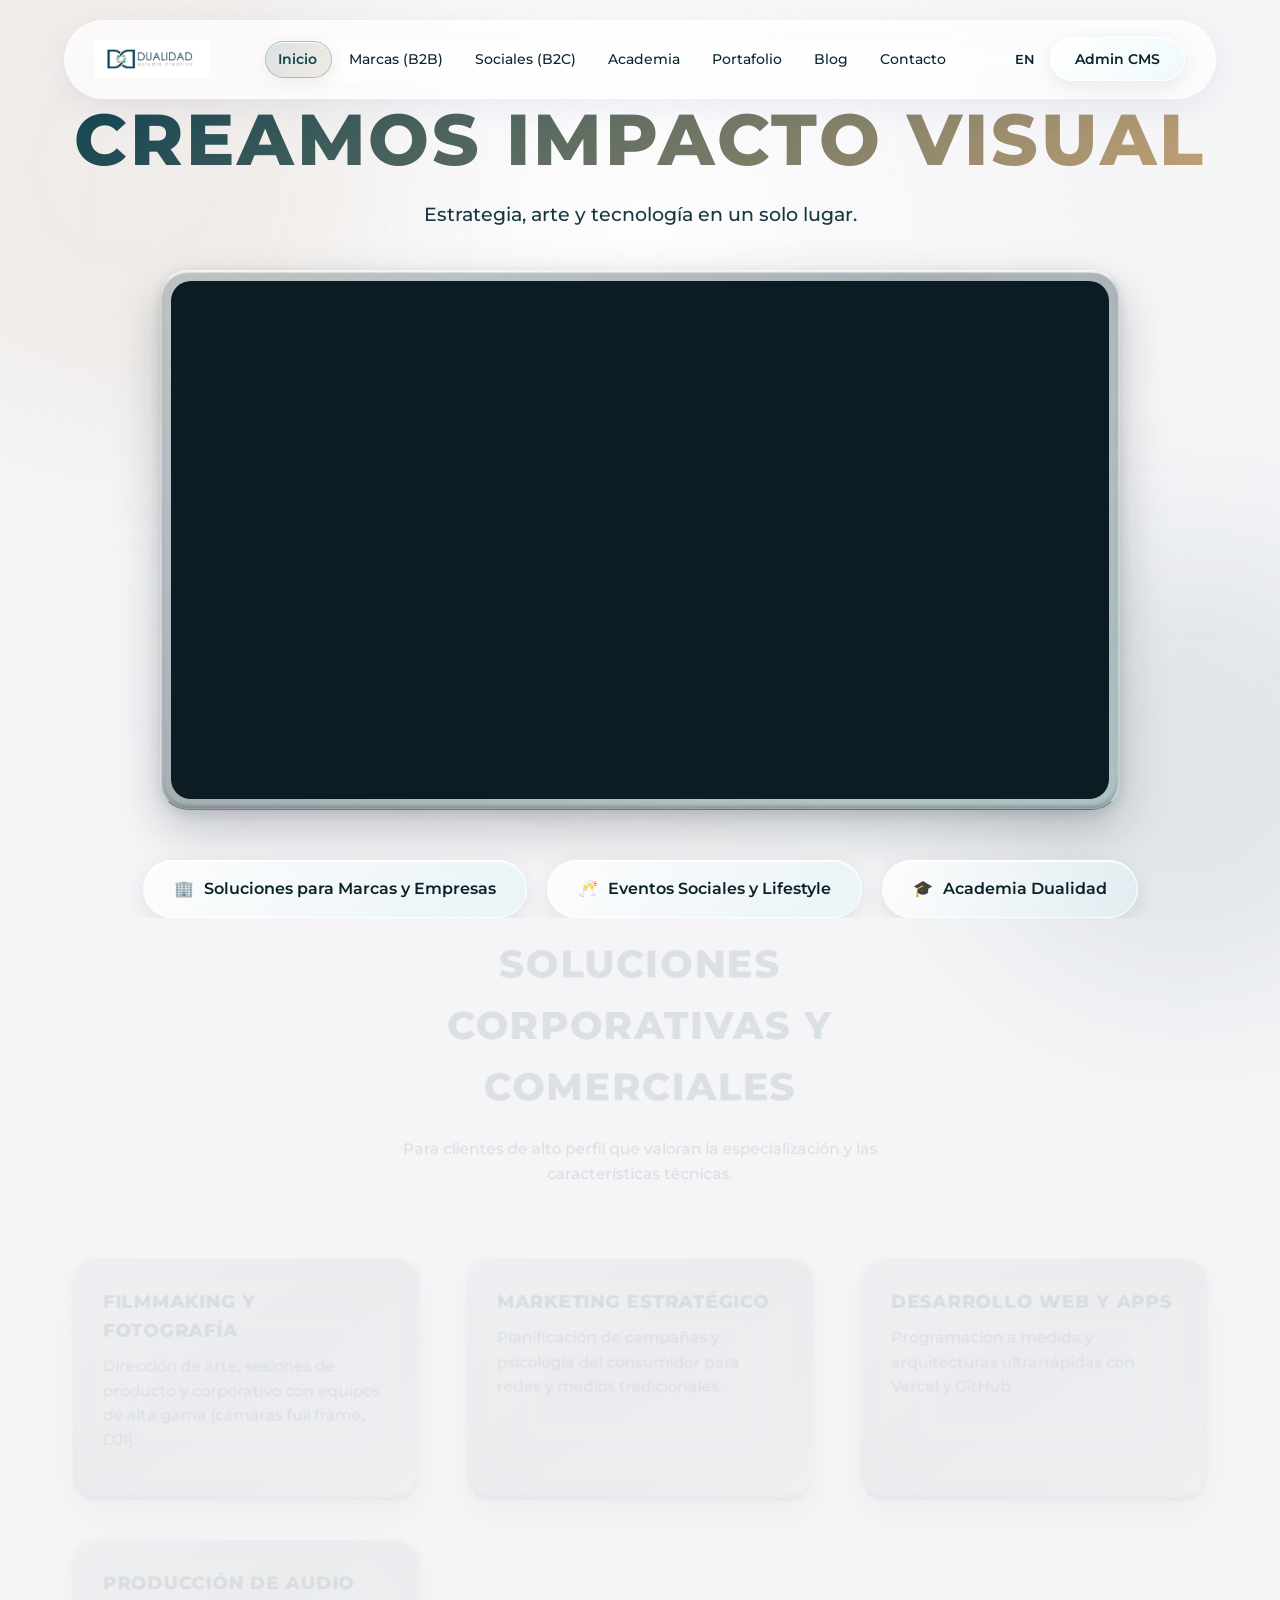
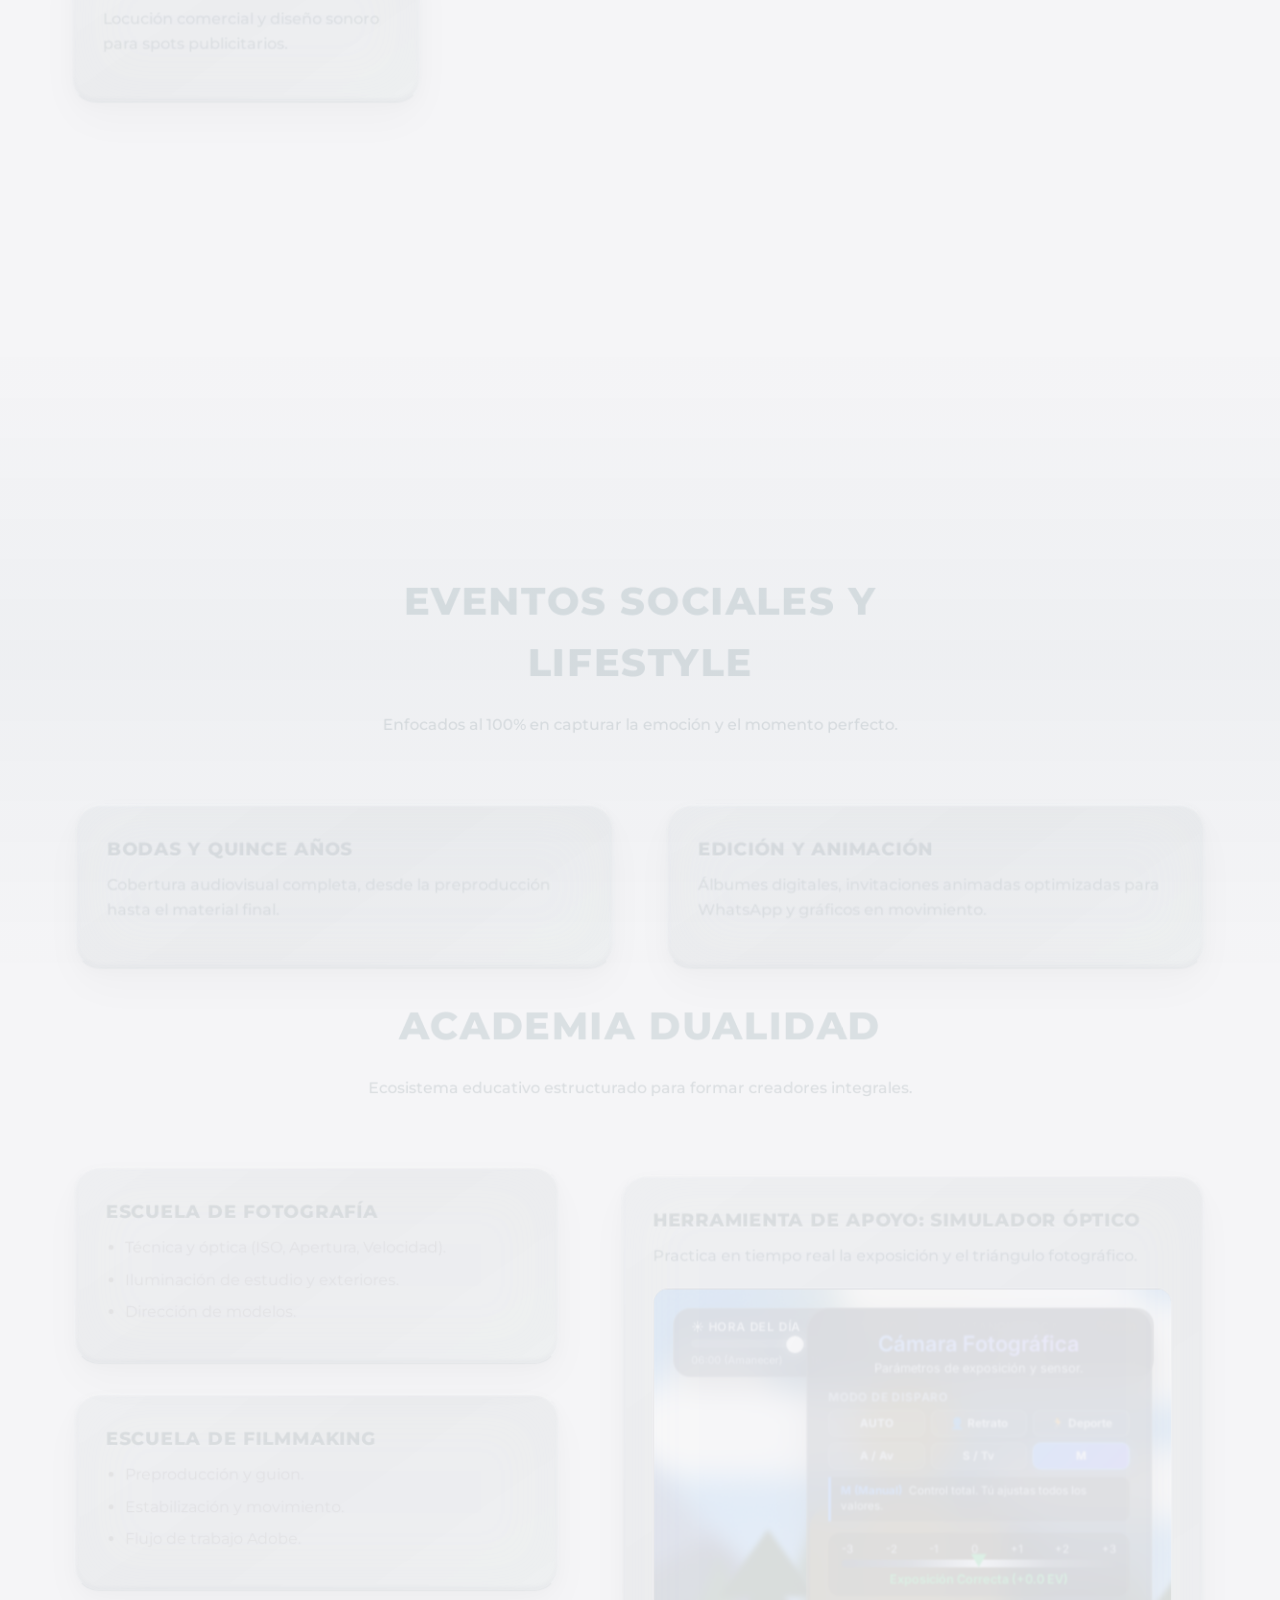
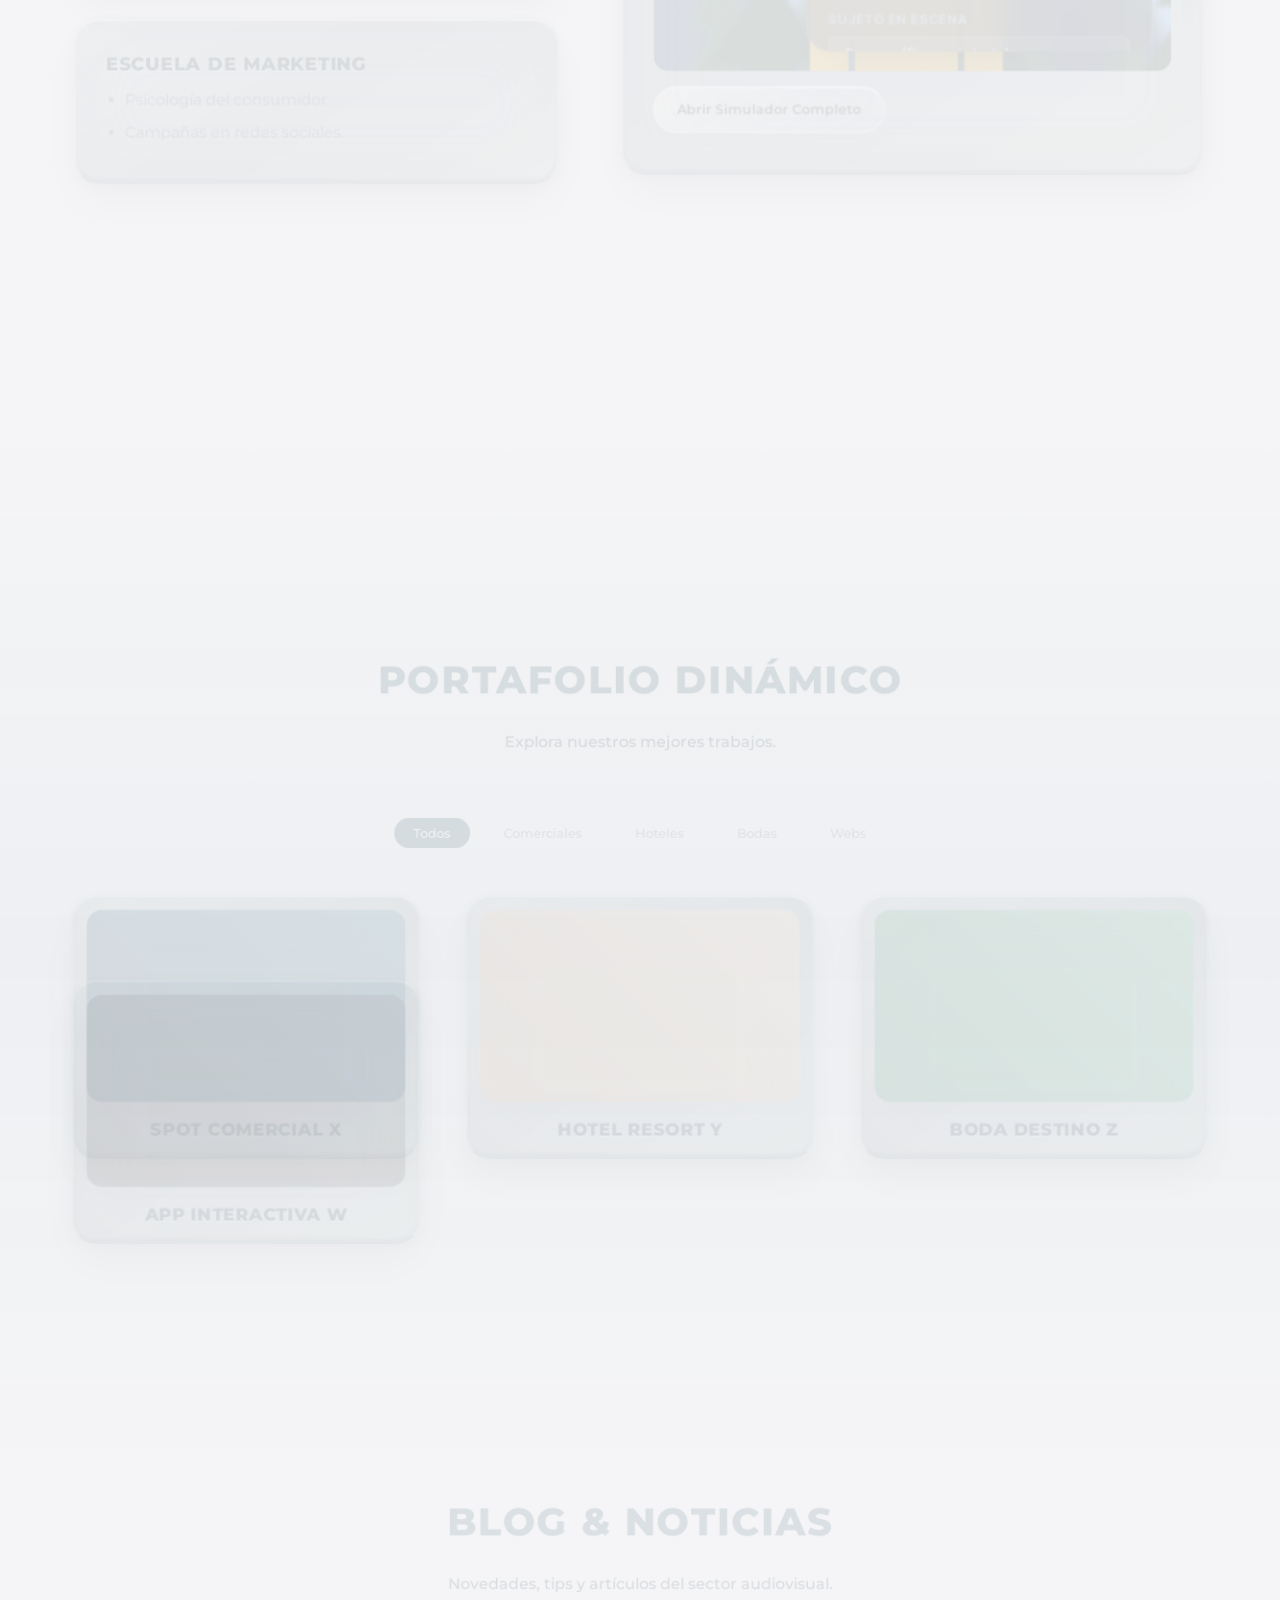
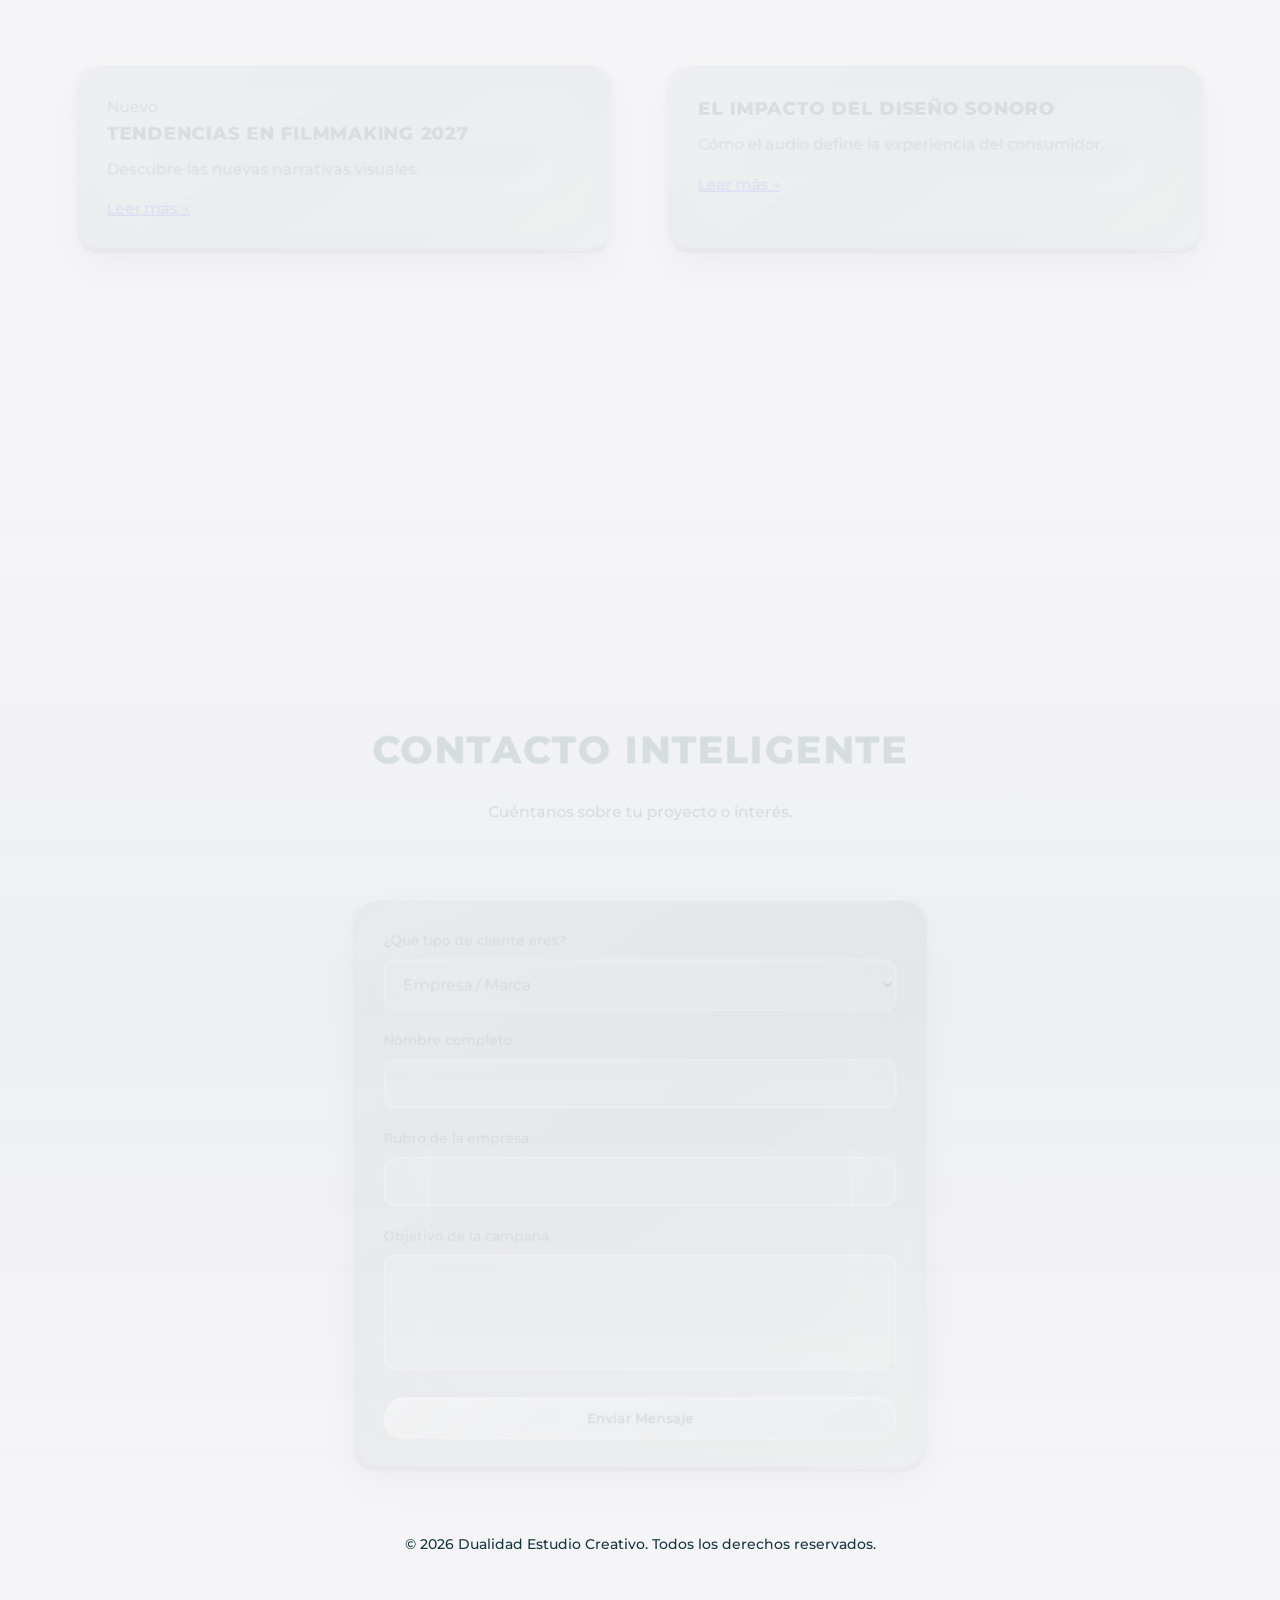
<file: index.html>
<!DOCTYPE html>
<html lang="es">
<head>
    <meta charset="UTF-8">
    <meta name="viewport" content="width=device-width, initial-scale=1.0">
    <title>Dualidad Estudio Creativo</title>
    <link href="https://fonts.googleapis.com/css2?family=Montserrat:wght@400;500;600;700;800&display=swap" rel="stylesheet">
    <link rel="stylesheet" href="style.css?v=21">
</head>
<body>
    <!-- Background Canvas & Orbs (Clean atmosphere) -->
    <div class="bg-canvas"></div>
    <div class="bg-orb orb-1"></div>
    <div class="bg-orb orb-2"></div>
    <div class="bg-orb orb-3"></div>

    <!-- Global Static Viewport Video Backgrounds (Crossfades per active section) -->
    <div class="section-bg-backdrop active" id="hero-video-backdrop">
        <video id="hero-bg-video" autoplay muted playsinline preload="auto">
            <source src="assets/hero-video.mp4?v=3" type="video/mp4">
        </video>
        <div class="video-overlay"></div>
    </div>

    <div class="section-bg-backdrop hidden-bg" id="b2b-video-backdrop">
        <video id="b2b-bg-video" muted playsinline preload="auto">
            <source src="assets/b2b-video.mp4?v=1" type="video/mp4">
        </video>
        <div class="video-overlay"></div>
    </div>

    <div class="section-bg-backdrop hidden-bg" id="b2c-video-backdrop">
        <video id="b2c-bg-video" muted playsinline preload="auto">
            <source src="assets/b2c-video.mp4?v=1" type="video/mp4">
        </video>
        <div class="video-overlay"></div>
    </div>

    <div class="section-bg-backdrop hidden-bg" id="academia-video-backdrop">
        <video id="academia-bg-video" muted playsinline preload="auto">
            <source src="assets/academia-video.mp4?v=1" type="video/mp4">
        </video>
        <div class="video-overlay"></div>
    </div>

    <div class="section-bg-backdrop hidden-bg" id="portfolio-video-backdrop">
        <video id="portfolio-bg-video" muted playsinline preload="auto">
            <source src="assets/portfolio-video.mp4?v=1" type="video/mp4">
        </video>
        <div class="video-overlay"></div>
    </div>

    <div class="section-bg-backdrop hidden-bg" id="blog-video-backdrop">
        <video id="blog-bg-video" muted playsinline preload="auto">
            <source src="assets/blog-video.mp4?v=1" type="video/mp4">
        </video>
        <div class="video-overlay"></div>
    </div>

    <div class="section-bg-backdrop hidden-bg" id="contacto-video-backdrop">
        <video id="contacto-bg-video" muted playsinline preload="auto">
            <source src="assets/contact-video.mp4?v=1" type="video/mp4">
        </video>
        <div class="video-overlay"></div>
    </div>

    <!-- Navigation -->
    <nav class="glass-nav">
        <div class="nav-container">
            <a href="#hero" class="logo">
                <img src="assets/logo.png" alt="Dualidad Estudio Creativo" class="logo-img">
            </a>
            <div class="nav-links" id="nav-links">
                <div class="nav-bubble" id="nav-bubble"></div>
                <a href="#hero" class="nav-link active" data-lang="nav_home">Inicio</a>
                <a href="#b2b" class="nav-link" data-lang="nav_b2b">Marcas (B2B)</a>
                <a href="#b2c" class="nav-link" data-lang="nav_b2c">Sociales (B2C)</a>
                <a href="#academia" class="nav-link" data-lang="nav_academy">Academia</a>
                <a href="#portfolio" class="nav-link" data-lang="nav_portfolio">Portafolio</a>
                <a href="#blog" class="nav-link" data-lang="nav_blog">Blog</a>
                <a href="#contacto" class="nav-link" data-lang="nav_contact">Contacto</a>
            </div>
            <div class="nav-controls">
                <button id="lang-switch" class="btn-icon">EN</button>
                <button id="btn-admin" class="btn-primary" data-lang="nav_admin">Admin CMS</button>
            </div>
        </div>
    </nav>

    <!-- Hero Section -->
    <section id="hero" class="hero-section">
        <div class="hero-content">
            <h1 class="glass-text" data-lang="hero_title">Creamos Impacto Visual</h1>
            <p data-lang="hero_subtitle">Estrategia, arte y tecnología en un solo lugar.</p>
            
            <div class="video-reel-container glass-card">
                <iframe 
                    id="hero-youtube-iframe"
                    class="video-reel-iframe" 
                    src="https://www.youtube-nocookie.com/embed/Yc77kQb75Es?enablejsapi=1&autoplay=1&mute=1&playsinline=1&rel=0&modestbranding=1" 
                    title="Dualidad - Aprende a usar tu cámara como un pro" 
                    allow="accelerometer; autoplay; clipboard-write; encrypted-media; gyroscope; picture-in-picture; web-share" 
                    allowfullscreen>
                </iframe>
            </div>

            <div class="router-buttons">
                <a href="#b2b" class="glass-btn router-btn" data-lang="router_b2b">
                    <span class="btn-icon-ph">🏢</span>
                    Soluciones para Marcas y Empresas
                </a>
                <a href="#b2c" class="glass-btn router-btn" data-lang="router_b2c">
                    <span class="btn-icon-ph">🥂</span>
                    Eventos Sociales y Lifestyle
                </a>
                <a href="#academia" class="glass-btn router-btn" data-lang="router_academy">
                    <span class="btn-icon-ph">🎓</span>
                    Academia Dualidad
                </a>
            </div>
        </div>
    </section>

    <!-- B2B Section -->
    <section id="b2b" class="content-section">
        <div class="section-header">
            <h2 data-lang="b2b_title">Soluciones Corporativas y Comerciales</h2>
            <p data-lang="b2b_desc">Para clientes de alto perfil que valoran la especialización y las características técnicas.</p>
        </div>
        <div class="grid-cards">
            <div class="glass-card tilt-card">
                <h3 data-lang="b2b_serv1_title">Filmmaking y Fotografía</h3>
                <p data-lang="b2b_serv1_desc">Dirección de arte, sesiones de producto y corporativo con equipos de alta gama (cámaras full frame, DJI).</p>
            </div>
            <div class="glass-card tilt-card">
                <h3 data-lang="b2b_serv2_title">Marketing Estratégico</h3>
                <p data-lang="b2b_serv2_desc">Planificación de campañas y psicología del consumidor para redes y medios tradicionales.</p>
            </div>
            <div class="glass-card tilt-card">
                <h3 data-lang="b2b_serv3_title">Desarrollo Web y Apps</h3>
                <p data-lang="b2b_serv3_desc">Programación a medida y arquitecturas ultrarrápidas con Vercel y GitHub.</p>
            </div>
            <div class="glass-card tilt-card">
                <h3 data-lang="b2b_serv4_title">Producción de Audio</h3>
                <p data-lang="b2b_serv4_desc">Locución comercial y diseño sonoro para spots publicitarios.</p>
            </div>
        </div>
    </section>

    <!-- B2C Section -->
    <section id="b2c" class="content-section alternate-bg">
        <div class="section-header">
            <h2 data-lang="b2c_title">Eventos Sociales y Lifestyle</h2>
            <p data-lang="b2c_desc">Enfocados al 100% en capturar la emoción y el momento perfecto.</p>
        </div>
        <div class="grid-cards">
            <div class="glass-card tilt-card">
                <h3 data-lang="b2c_serv1_title">Bodas y Quince Años</h3>
                <p data-lang="b2c_serv1_desc">Cobertura audiovisual completa, desde la preproducción hasta el material final.</p>
            </div>
            <div class="glass-card tilt-card">
                <h3 data-lang="b2c_serv2_title">Edición y Animación</h3>
                <p data-lang="b2c_serv2_desc">Álbumes digitales, invitaciones animadas optimizadas para WhatsApp y gráficos en movimiento.</p>
            </div>
        </div>
    </section>

    <!-- Academia Section -->
    <section id="academia" class="content-section">
        <div class="section-header">
            <h2 data-lang="academy_title">Academia Dualidad</h2>
            <p data-lang="academy_desc">Ecosistema educativo estructurado para formar creadores integrales.</p>
        </div>
        
        <div class="academy-layout">
            <div class="academy-text">
                <div class="glass-card">
                    <h3 data-lang="academy_school1">Escuela de Fotografía</h3>
                    <ul data-lang="academy_list1">
                        <li>Técnica y óptica (ISO, Apertura, Velocidad).</li>
                        <li>Iluminación de estudio y exteriores.</li>
                        <li>Dirección de modelos.</li>
                    </ul>
                </div>
                <div class="glass-card">
                    <h3 data-lang="academy_school2">Escuela de Filmmaking</h3>
                    <ul data-lang="academy_list2">
                        <li>Preproducción y guion.</li>
                        <li>Estabilización y movimiento.</li>
                        <li>Flujo de trabajo Adobe.</li>
                    </ul>
                </div>
                <div class="glass-card">
                    <h3 data-lang="academy_school3">Escuela de Marketing</h3>
                    <ul data-lang="academy_list3">
                        <li>Psicología del consumidor.</li>
                        <li>Campañas en redes sociales.</li>
                    </ul>
                </div>
            </div>
            
            <div class="academy-simulator glass-card">
                <h3 data-lang="academy_sim_title">Herramienta de Apoyo: Simulador Óptico</h3>
                <p data-lang="academy_sim_desc">Practica en tiempo real la exposición y el triángulo fotográfico.</p>
                <div class="iframe-container">
                    <iframe src="simulador/index.html" title="Simulador Fotográfico" loading="lazy"></iframe>
                </div>
                <a href="simulador/index.html" target="_blank" class="glass-btn" style="margin-top: 15px; display: inline-block;" data-lang="academy_sim_btn">Abrir Simulador Completo</a>
            </div>
        </div>
    </section>

    <!-- Portfolio Section -->
    <section id="portfolio" class="content-section alternate-bg">
        <div class="section-header">
            <h2 data-lang="portfolio_title">Portafolio Dinámico</h2>
            <p data-lang="portfolio_desc">Explora nuestros mejores trabajos.</p>
        </div>
        
        <div class="portfolio-filters">
            <button class="filter-btn active" data-filter="all" data-lang="filter_all">Todos</button>
            <button class="filter-btn" data-filter="comerciales" data-lang="filter_com">Comerciales</button>
            <button class="filter-btn" data-filter="hoteles" data-lang="filter_hot">Hoteles</button>
            <button class="filter-btn" data-filter="bodas" data-lang="filter_wed">Bodas</button>
            <button class="filter-btn" data-filter="webs" data-lang="filter_web">Webs</button>
        </div>

        <div class="portfolio-grid">
            <div class="portfolio-item glass-card" data-category="comerciales">
                <div class="portfolio-img bg-teal"></div>
                <h3>Spot Comercial X</h3>
            </div>
            <div class="portfolio-item glass-card" data-category="hoteles">
                <div class="portfolio-img bg-gold"></div>
                <h3>Hotel Resort Y</h3>
            </div>
            <div class="portfolio-item glass-card" data-category="bodas">
                <div class="portfolio-img bg-green"></div>
                <h3>Boda Destino Z</h3>
            </div>
            <div class="portfolio-item glass-card" data-category="webs">
                <div class="portfolio-img bg-dark"></div>
                <h3>App Interactiva W</h3>
            </div>
        </div>
    </section>

    <!-- Blog Section -->
    <section id="blog" class="content-section">
        <div class="section-header">
            <h2 data-lang="blog_title">Blog & Noticias</h2>
            <p data-lang="blog_desc">Novedades, tips y artículos del sector audiovisual.</p>
        </div>
        <div class="grid-cards">
            <div class="glass-card tilt-card">
                <span class="badge">Nuevo</span>
                <h3>Tendencias en Filmmaking 2027</h3>
                <p>Descubre las nuevas narrativas visuales.</p>
                <a href="#" class="link" data-lang="blog_read">Leer más →</a>
            </div>
            <div class="glass-card tilt-card">
                <h3>El impacto del Diseño Sonoro</h3>
                <p>Cómo el audio define la experiencia del consumidor.</p>
                <a href="#" class="link" data-lang="blog_read">Leer más →</a>
            </div>
        </div>
    </section>

    <!-- Contact Section -->
    <section id="contacto" class="content-section alternate-bg">
        <div class="section-header">
            <h2 data-lang="contact_title">Contacto Inteligente</h2>
            <p data-lang="contact_desc">Cuéntanos sobre tu proyecto o interés.</p>
        </div>
        
        <div class="contact-container glass-card">
            <form id="contact-form">
                <div class="form-group">
                    <label data-lang="contact_type">¿Qué tipo de cliente eres?</label>
                    <select id="client-type" class="glass-input">
                        <option value="empresa" data-lang="opt_empresa">Empresa / Marca</option>
                        <option value="evento" data-lang="opt_evento">Evento Social</option>
                        <option value="alumno" data-lang="opt_alumno">Alumno / Academia</option>
                    </select>
                </div>

                <div class="form-group">
                    <label data-lang="contact_name">Nombre completo</label>
                    <input type="text" class="glass-input" required>
                </div>

                <!-- Dynamic Fields -->
                <div id="dynamic-empresa" class="dynamic-field active">
                    <div class="form-group">
                        <label data-lang="contact_rubro">Rubro de la empresa</label>
                        <input type="text" class="glass-input">
                    </div>
                    <div class="form-group">
                        <label data-lang="contact_obj">Objetivo de la campaña</label>
                        <textarea class="glass-input"></textarea>
                    </div>
                </div>

                <div id="dynamic-evento" class="dynamic-field">
                    <div class="form-group">
                        <label data-lang="contact_date">Fecha del evento</label>
                        <input type="date" class="glass-input">
                    </div>
                    <div class="form-group">
                        <label data-lang="contact_loc">Locación principal</label>
                        <input type="text" class="glass-input">
                    </div>
                </div>

                <div id="dynamic-alumno" class="dynamic-field">
                    <div class="form-group">
                        <label data-lang="contact_mod">Módulo de interés</label>
                        <select class="glass-input">
                            <option>Escuela de Fotografía</option>
                            <option>Escuela de Filmmaking</option>
                            <option>Escuela de Marketing</option>
                        </select>
                    </div>
                </div>

                <button type="submit" class="glass-btn primary-btn" style="width: 100%" data-lang="contact_btn">Enviar Mensaje</button>
            </form>
        </div>
    </section>

    <footer>
        <p>© 2026 Dualidad Estudio Creativo. Todos los derechos reservados.</p>
    </footer>

    <!-- Admin CMS Modal -->
    <div id="admin-modal" class="modal-overlay">
        <div class="modal-content glass-card">
            <button class="close-btn" id="close-admin">×</button>
            <h2 data-lang="admin_title">Panel de Administración CMS</h2>
            <div class="admin-tabs">
                <button class="tab-btn active">Portafolio</button>
                <button class="tab-btn">Blog</button>
                <button class="tab-btn">Ajustes</button>
            </div>
            <div class="admin-body">
                <p data-lang="admin_desc">Aquí podrás gestionar las galerías, añadir nuevos proyectos y redactar artículos del blog de forma dinámica.</p>
                <button class="glass-btn">+ Añadir Nuevo Proyecto</button>
            </div>
        </div>
    </div>

    <script src="main.js?v=22"></script>
</body>
</html>
</file>
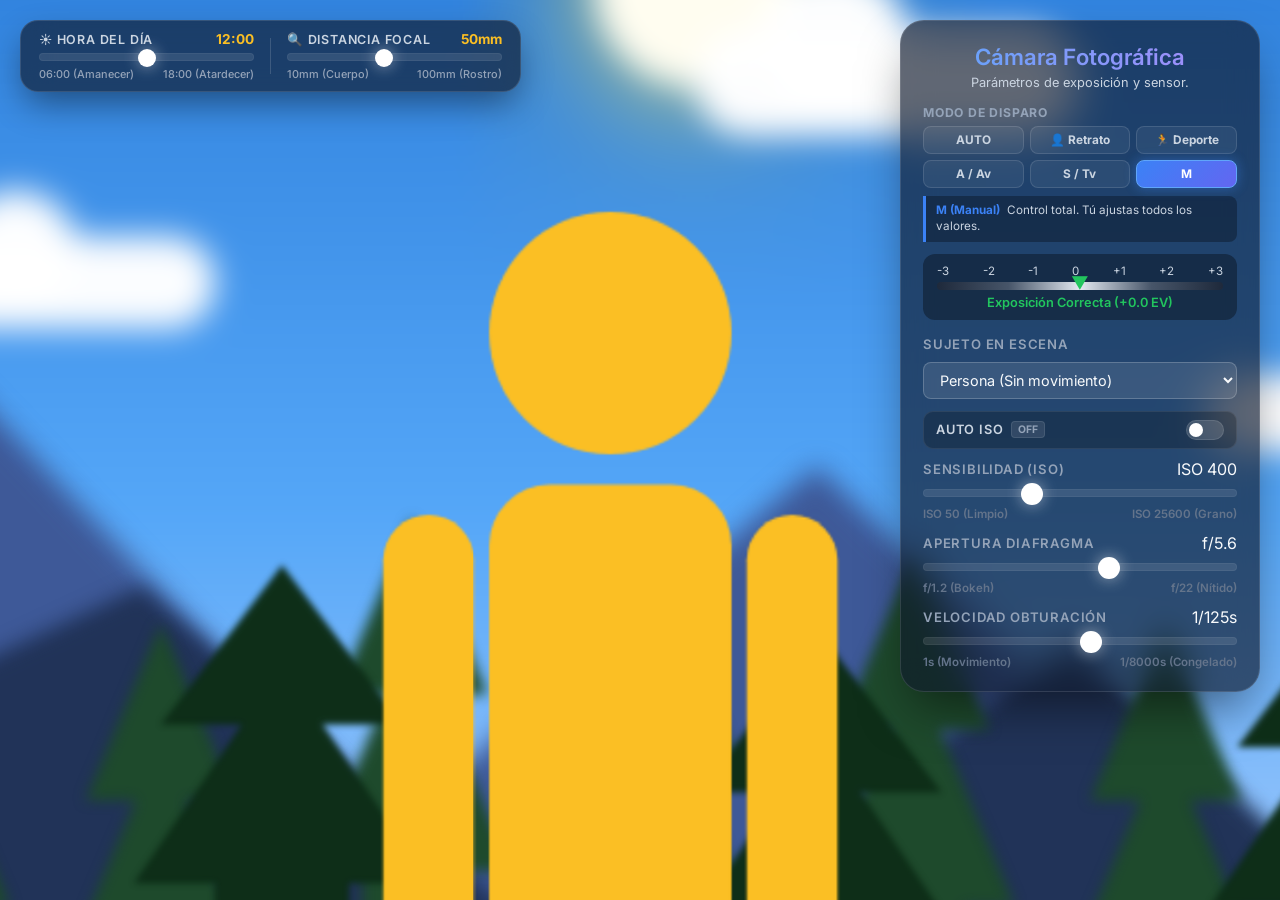
<file: simulador/index.html>
<!DOCTYPE html>
<html lang="es">
<head>
    <meta charset="UTF-8">
    <meta name="viewport" content="width=device-width, initial-scale=1.0">
    <title>Simulador de Lente Fotográfico</title>
    <link rel="stylesheet" href="style.css">
    <link href="https://fonts.googleapis.com/css2?family=Inter:wght@300;400;600&display=swap" rel="stylesheet">
</head>
<body>
    <div class="scene-container">
        <!-- Capa 1: Cielo, Sol y Nubes (Profundidad: 6) -->
        <div class="layer layer-1" data-depth="6">
            <div class="sky"></div>
            <div class="sun"></div>
            <div class="cloud cloud-1"></div>
            <div class="cloud cloud-2"></div>
            <div class="cloud cloud-3"></div>
        </div>

        <!-- Capa 2: Montañas Lejanas (Profundidad: 5) -->
        <div class="layer layer-2" data-depth="5">
            <svg viewBox="0 0 1000 300" preserveAspectRatio="none" class="mountain-svg">
                <path d="M0,300 L0,150 L150,50 L350,200 L550,80 L800,250 L1000,100 L1000,300 Z" fill="#4a5d85"></path>
            </svg>
        </div>

        <!-- Capa 3: Montañas Cercanas (Profundidad: 4) -->
        <div class="layer layer-3" data-depth="4">
            <svg viewBox="0 0 1000 300" preserveAspectRatio="none" class="mountain-svg">
                <path d="M0,300 L0,200 L250,100 L450,250 L650,120 L850,280 L1000,150 L1000,300 Z" fill="#2d3f61"></path>
            </svg>
        </div>

        <!-- Capa 4: Árboles Lejanos (Profundidad: 3) -->
        <div class="layer layer-4" data-depth="3">
            <svg viewBox="0 0 1000 200" preserveAspectRatio="none" class="trees-svg-distant">
                <!-- Varios pinos lejanos superpuestos -->
                <path d="M50,200 L50,150 L30,150 L60,100 L40,100 L70,50 L100,100 L80,100 L110,150 L90,150 L90,200 Z" fill="#1e3a29" />
                <path d="M150,200 L150,140 L130,140 L160,90 L140,90 L170,40 L200,90 L180,90 L210,140 L190,140 L190,200 Z" fill="#1e3a29" />
                <path d="M250,200 L250,160 L230,160 L260,110 L240,110 L270,60 L300,110 L280,110 L310,160 L290,160 L290,200 Z" fill="#1c3626" />
                <path d="M350,200 L350,130 L330,130 L360,80 L340,80 L370,30 L400,80 L380,80 L410,130 L390,130 L390,200 Z" fill="#1c3626" />
                <path d="M450,200 L450,150 L430,150 L460,100 L440,100 L470,50 L500,100 L480,100 L510,150 L490,150 L490,200 Z" fill="#1a3223" />
                <path d="M550,200 L550,140 L530,140 L560,90 L540,90 L570,40 L600,90 L580,90 L610,140 L590,140 L590,200 Z" fill="#1a3223" />
                <path d="M650,200 L650,160 L630,160 L660,110 L640,110 L670,60 L700,110 L680,110 L710,160 L690,160 L690,200 Z" fill="#182e20" />
                <path d="M750,200 L750,130 L730,130 L760,80 L740,80 L770,30 L800,80 L780,80 L810,130 L790,130 L790,200 Z" fill="#182e20" />
                <path d="M850,200 L850,150 L830,150 L860,100 L840,100 L870,50 L900,100 L880,100 L910,150 L890,150 L890,200 Z" fill="#162a1d" />
                <path d="M950,200 L950,140 L930,140 L960,90 L940,90 L970,40 L1000,90 L980,90 L1010,140 L990,140 L990,200 Z" fill="#162a1d" />
            </svg>
        </div>

        <!-- Capa 5: Árboles Cercanos (Profundidad: 2) -->
        <div class="layer layer-5" data-depth="2">
            <svg viewBox="0 0 1000 250" preserveAspectRatio="none" class="trees-svg-close">
                <!-- Pinos más grandes y oscuros -->
                <path d="M100,250 L100,180 L70,180 L110,110 L80,110 L125,40 L170,110 L140,110 L180,180 L150,180 L150,250 Z" fill="#0f2415" />
                <path d="M300,250 L300,160 L270,160 L310,90 L280,90 L325,20 L370,90 L340,90 L380,160 L350,160 L350,250 Z" fill="#0d1e12" />
                <path d="M500,250 L500,190 L470,190 L510,120 L480,120 L525,50 L570,120 L540,120 L580,190 L550,190 L550,250 Z" fill="#0b1a0f" />
                <path d="M700,250 L700,170 L670,170 L710,100 L680,100 L725,30 L770,100 L740,100 L780,170 L750,170 L750,250 Z" fill="#09150c" />
                <path d="M900,250 L900,180 L870,180 L910,110 L880,110 L925,40 L970,110 L940,110 L980,180 L950,180 L950,250 Z" fill="#081109" />
            </svg>
        </div>

        <!-- Capa 6: Persona (Primer plano) (Profundidad: 1) -->
        <div class="layer layer-6" data-depth="1" id="subject-layer">
            <svg id="subject-standing" viewBox="0 0 200 500" class="subject-svg">
                <!-- Cabeza -->
                <circle cx="100" cy="80" r="40" fill="#fbbf24" />
                <!-- Torso -->
                <rect x="60" y="130" width="80" height="180" rx="20" fill="#fbbf24" />
                <!-- Brazo izquierdo -->
                <rect x="25" y="140" width="30" height="150" rx="15" fill="#fbbf24" />
                <!-- Brazo derecho -->
                <rect x="145" y="140" width="30" height="150" rx="15" fill="#fbbf24" />
                <!-- Pierna izquierda (llega hasta la base del suelo) -->
                <rect x="65" y="290" width="30" height="210" rx="15" fill="#fbbf24" />
                <!-- Pierna derecha (llega hasta la base del suelo) -->
                <rect x="105" y="290" width="30" height="210" rx="15" fill="#fbbf24" />
            </svg>

            <svg id="subject-running" viewBox="0 0 400 500" class="subject-svg" style="display: none;">
                <!-- Silueta corriendo -->
                <!-- Cabeza inclinada -->
                <circle cx="280" cy="90" r="35" fill="#fbbf24" />
                <!-- Torso inclinado -->
                <path d="M 260 130 Q 150 200 150 280 L 190 300 Q 270 200 290 140 Z" fill="#fbbf24" />
                <!-- Brazo izq adelante -->
                <path d="M 260 150 Q 320 200 360 160" fill="none" stroke="#fbbf24" stroke-width="25" stroke-linecap="round" />
                <!-- Brazo der atras -->
                <path d="M 230 170 Q 100 150 80 180" fill="none" stroke="#fbbf24" stroke-width="25" stroke-linecap="round" />
                <!-- Pierna delantera -->
                <path d="M 170 290 Q 250 350 220 500" fill="none" stroke="#fbbf24" stroke-width="30" stroke-linecap="round" />
                <!-- Pierna trasera -->
                <path d="M 150 280 Q 50 320 20 450" fill="none" stroke="#fbbf24" stroke-width="30" stroke-linecap="round" />
            </svg>

            <svg id="subject-car" viewBox="0 0 700 245" class="subject-svg" style="display: none; height: 35vh; bottom: 0; left: 8%;">
                <!-- Silueta de auto deportivo -->
                <path d="M 50 200 L 50 150 Q 70 120 150 120 L 250 80 Q 300 60 400 80 L 580 140 Q 640 160 640 200 Z" fill="#fbbf24" />
                <!-- Ruedas (Negras) -->
                <circle class="car-wheel" cx="160" cy="200" r="45" fill="#0f172a" />
                <circle class="car-wheel" cx="480" cy="200" r="45" fill="#0f172a" />
                <!-- Aleron -->
                <path d="M 50 120 L 80 120 L 70 150 Z" fill="#fbbf24" />
            </svg>
        </div>
        
        <!-- Capa de superposición para el granulado (ISO) -->
        <div class="grain-overlay"></div>
    </div>

    <!-- Filtro SVG para generar el granulado (ruido fractal) -->
    <svg style="display: none;">
        <filter id="noiseFilter">
            <feTurbulence type="fractalNoise" baseFrequency="0.6" numOctaves="3" stitchTiles="stitch"/>
        </filter>
        <filter id="motionBlurFilter">
            <feGaussianBlur in="SourceGraphic" stdDeviation="0 0" id="motionBlurNode" />
        </filter>
    </svg>

    <!-- Barra Superior Flotante: Entorno y Lente (Discreta y No Invasiva) -->
    <div class="top-bar-container">
        <div class="top-bar-panel">
            <div class="top-control-item">
                <div class="top-label-row">
                    <span class="top-title">☀️ Hora del Día</span>
                    <span class="val-label" id="val-time">12:00</span>
                </div>
                <input type="range" id="time-slider" min="6" max="18" step="0.01" value="12">
                <div class="top-sublabels">
                    <span>06:00 (Amanecer)</span>
                    <span>18:00 (Atardecer)</span>
                </div>
            </div>

            <div class="top-divider"></div>

            <div class="top-control-item">
                <div class="top-label-row">
                    <span class="top-title">🔍 Distancia Focal</span>
                    <span class="val-label" id="val-zoom">50mm</span>
                </div>
                <input type="range" id="zoom-slider" min="0" max="100" step="0.01" value="44.444">
                <div class="top-sublabels">
                    <span>10mm (Cuerpo)</span>
                    <span>100mm (Rostro)</span>
                </div>
            </div>
        </div>
    </div>

    <div class="ui-container">
        <div class="glass-panel">
            <h1>Cámara Fotográfica</h1>
            <p>Parámetros de exposición y sensor.</p>
            
            <!-- Dial de Modos de Disparo -->
            <div class="mode-dial-section">
                <label class="section-title">Modo de Disparo</label>
                <div class="mode-dial-grid" id="mode-dial">
                    <button class="mode-btn" data-mode="AUTO" title="Automático General">AUTO</button>
                    <button class="mode-btn" data-mode="PORTRAIT" title="Modo Retrato">👤 Retrato</button>
                    <button class="mode-btn" data-mode="SPORT" title="Modo Deporte / Acción">🏃 Deporte</button>
                    <button class="mode-btn" data-mode="A" title="Prioridad de Apertura">A / Av</button>
                    <button class="mode-btn" data-mode="S" title="Prioridad de Obturación">S / Tv</button>
                    <button class="mode-btn active" data-mode="M" title="Manual">M</button>
                </div>
                <div class="mode-description-box" id="mode-desc-box">
                    <span class="mode-title-tag" id="mode-desc-title">M (Manual)</span>
                    <span class="mode-desc-text" id="mode-desc-text">Control total. Tú ajustas todos los valores.</span>
                </div>
            </div>

            <!-- Exposímetro (Light Meter) -->
            <div class="light-meter-container" style="margin-top: 12px; margin-bottom: 16px; padding: 10px 14px; background: rgba(0,0,0,0.35); border-radius: 12px;">
                <div class="meter-labels" style="display: flex; justify-content: space-between; font-size: 0.72rem; color: #cbd5e1; margin-bottom: 4px;">
                    <span>-3</span><span>-2</span><span>-1</span><span>0</span><span>+1</span><span>+2</span><span>+3</span>
                </div>
                <div class="meter-track" style="position: relative; height: 8px; background: linear-gradient(90deg, #1e293b, #475569, #e2e8f0, #475569, #1e293b); border-radius: 4px;">
                    <div class="meter-indicator" id="exposure-indicator" style="position: absolute; top: -10px; left: 50%; transform: translateX(-50%); color: #fbbf24; font-size: 1.1rem; transition: left 0.25s ease;">▼</div>
                </div>
                <div class="meter-status" id="exposure-status" style="text-align: center; margin-top: 5px; font-size: 0.8rem; font-weight: 600; color: #fbbf24;">Exposición Correcta (0.0 EV)</div>
            </div>
            
            <div class="control-group" style="margin-bottom: 12px;">
                <label for="subject-select">Sujeto en Escena</label>
                <select id="subject-select" class="styled-select">
                    <option value="standing">Persona (Sin movimiento)</option>
                    <option value="running">Persona (Corriendo)</option>
                    <option value="car">Carro (Alta velocidad)</option>
                </select>
            </div>

            <!-- Control de Auto ISO -->
            <div class="auto-iso-container" id="auto-iso-container">
                <div class="auto-iso-left">
                    <span class="auto-iso-title">Auto ISO</span>
                    <span class="auto-iso-badge" id="auto-iso-badge">OFF</span>
                </div>
                <label class="toggle-switch">
                    <input type="checkbox" id="auto-iso-toggle">
                    <span class="toggle-slider"></span>
                </label>
            </div>

            <!-- Slider Sensibilidad ISO -->
            <div class="control-group" id="group-iso" style="margin-top: 10px;">
                <div class="control-label-row">
                    <label for="iso-slider">Sensibilidad (ISO) <span class="auto-badge" id="badge-iso">AUTO</span></label>
                    <span class="val-label" id="val-iso">ISO 400</span>
                </div>
                <input type="range" id="iso-slider" min="0" max="100" step="0.01" value="33.333">
                <div class="slider-labels">
                    <span>ISO 50 (Limpio)</span>
                    <span>ISO 25600 (Grano)</span>
                </div>
            </div>

            <!-- Slider Apertura de Diafragma -->
            <div class="control-group" id="group-aperture" style="margin-top: 12px;">
                <div class="control-label-row">
                    <label for="focus-slider">Apertura Diafragma <span class="auto-badge" id="badge-aperture">AUTO</span></label>
                    <span class="val-label" id="val-aperture">f/5.6</span>
                </div>
                <input type="range" id="focus-slider" min="0" max="100" step="0.01" value="60">
                <div class="slider-labels">
                    <span>f/1.2 (Bokeh)</span>
                    <span>f/22 (Nítido)</span>
                </div>
            </div>

            <!-- Slider Velocidad de Obturación -->
            <div class="control-group" id="group-shutter" style="margin-top: 12px;">
                <div class="control-label-row">
                    <label for="shutter-slider">Velocidad Obturación <span class="auto-badge" id="badge-shutter">AUTO</span></label>
                    <span class="val-label" id="val-shutter">1/125s</span>
                </div>
                <input type="range" id="shutter-slider" min="0" max="100" step="0.01" value="53.846">
                <div class="slider-labels">
                    <span>1s (Movimiento)</span>
                    <span>1/8000s (Congelado)</span>
                </div>
            </div>
        </div>
    </div>

    <script src="main.js"></script>
</body>
</html>
</file>
<file: style.css>
:root {
    --color-bg: #f5f5f7;
    --color-text: #0b252e;
    --color-teal: #144552;
    --color-teal-dark: #092128;
    --color-gold: #bfa075;
    --color-green: #297a4e;
    
    /* Apple Liquid Lens Glass Tint with logo tones (teal, blue, green) */
    --liquid-glass-bg: linear-gradient(145deg, rgba(16, 52, 64, 0.24) 0%, rgba(9, 32, 40, 0.34) 45%, rgba(25, 78, 60, 0.25) 100%);
    --liquid-glass-border-top: rgba(255, 255, 255, 0.88);
    --liquid-glass-border-sides: rgba(255, 255, 255, 0.42);
    --liquid-glass-border-bottom: rgba(14, 46, 56, 0.45);
    
    --liquid-glass-shadow: 
        0 20px 48px rgba(8, 25, 32, 0.22),
        0 4px 14px rgba(8, 25, 32, 0.12),
        inset 0 1.5px 1.5px rgba(255, 255, 255, 0.9),
        inset 1.5px 0 2px rgba(255, 255, 255, 0.38),
        inset -1.5px 0 2px rgba(255, 255, 255, 0.38),
        inset 0 -2.5px 4px rgba(12, 40, 50, 0.38);
        
    --glass-bg: rgba(255, 255, 255, 0.7);
    --glass-border: rgba(255, 255, 255, 0.5);
    --glass-shadow: 0 8px 32px rgba(31, 38, 135, 0.07);
    
    --transition-smooth: all 0.4s cubic-bezier(0.25, 0.8, 0.25, 1);
}

* {
    margin: 0;
    padding: 0;
    box-sizing: border-box;
    font-family: 'Montserrat', -apple-system, BlinkMacSystemFont, sans-serif;
    scroll-behavior: smooth;
}

body {
    background-color: var(--color-bg);
    color: var(--color-text);
    overflow-x: hidden;
    position: relative;
    line-height: 1.6;
}

/* Background Canvas (Pure clean atmosphere without initial static image) */
.bg-canvas {
    position: fixed;
    top: 0;
    left: 0;
    width: 100vw;
    height: 100vh;
    background: radial-gradient(circle at 50% 25%, rgba(255, 255, 255, 0.7) 0%, rgba(245, 245, 247, 0.9) 60%, rgba(235, 238, 242, 1) 100%);
    z-index: -3;
    opacity: 1;
    transition: filter 0.8s ease, opacity 0.8s ease;
}

.bg-canvas::after {
    content: '';
    position: absolute;
    top: 0;
    left: 0;
    right: 0;
    bottom: 0;
    background: radial-gradient(circle at 50% 25%, rgba(255, 255, 255, 0.45) 0%, rgba(245, 245, 247, 0.78) 55%, rgba(245, 245, 247, 0.95) 100%);
    pointer-events: none;
}

/* Background Orbs */
.bg-orb {
    position: fixed;
    border-radius: 50%;
    filter: blur(80px);
    z-index: -1;
    opacity: 0.6;
    animation: float 20s infinite ease-in-out alternate;
}

.orb-1 { width: 40vw; height: 40vw; background: rgba(197, 168, 128, 0.2); top: -10%; left: -10%; animation-delay: 0s; }
.orb-2 { width: 35vw; height: 35vw; background: rgba(26, 75, 92, 0.15); bottom: -10%; right: -10%; animation-delay: -5s; }
.orb-3 { width: 30vw; height: 30vw; background: rgba(62, 138, 94, 0.15); top: 40%; left: 50%; animation-delay: -10s; }

@keyframes float {
    0% { transform: translate(0, 0) scale(1); }
    100% { transform: translate(5%, 10%) scale(1.1); }
}

/* Typography */
h1, h2, h3 { 
    font-family: 'Montserrat', -apple-system, BlinkMacSystemFont, sans-serif;
    font-weight: 800;
    text-transform: uppercase;
    letter-spacing: 0.04em;
    color: var(--color-teal); 
    margin-bottom: 0.5em; 
}
p { 
    font-family: 'Montserrat', -apple-system, BlinkMacSystemFont, sans-serif;
    color: #163640; 
    margin-bottom: 1em; 
    font-weight: 500; 
}

/* Glassmorphism Utilities */
.glass-nav {
    position: fixed; top: 20px; left: 50%; transform: translateX(-50%);
    width: 90%; max-width: 1200px;
    background: var(--glass-bg);
    backdrop-filter: blur(28px) saturate(190%);
    -webkit-backdrop-filter: blur(28px) saturate(190%);
    border: 1px solid var(--glass-border);
    border-radius: 50px;
    box-shadow: var(--glass-shadow);
    z-index: 1000;
    padding: 15px 30px;
    display: flex; justify-content: center;
}

.nav-container {
    display: flex; justify-content: space-between; align-items: center; width: 100%;
}

.logo {
    display: flex;
    align-items: center;
    text-decoration: none;
}

.logo-img {
    height: 38px;
    width: auto;
    object-fit: contain;
    mix-blend-mode: multiply;
    transition: transform 0.3s ease;
}

.logo-img:hover {
    transform: scale(1.04);
}

.nav-links {
    position: relative;
    display: flex;
    gap: 4px;
    align-items: center;
    background: rgba(255, 255, 255, 0.4);
    border: 1px solid rgba(255, 255, 255, 0.7);
    padding: 4px 6px;
    border-radius: 40px;
    box-shadow: inset 0 1px 3px rgba(0, 0, 0, 0.03);
}

.nav-bubble {
    position: absolute;
    top: 4px;
    left: 0;
    height: calc(100% - 8px);
    width: 0;
    background: linear-gradient(135deg, rgba(26, 75, 92, 0.16), rgba(197, 168, 128, 0.22));
    border: 1px solid rgba(26, 75, 92, 0.28);
    box-shadow: 0 4px 15px rgba(26, 75, 92, 0.1), inset 0 1px 1px rgba(255, 255, 255, 0.9);
    backdrop-filter: blur(14px);
    -webkit-backdrop-filter: blur(14px);
    border-radius: 30px;
    pointer-events: none;
    transition: left 0.35s cubic-bezier(0.2, 0.8, 0.2, 1), width 0.35s cubic-bezier(0.2, 0.8, 0.2, 1), opacity 0.25s ease;
    z-index: 1;
    opacity: 0;
}

.nav-links a.nav-link {
    position: relative;
    z-index: 2;
    text-decoration: none;
    color: var(--color-text);
    font-size: 0.88rem;
    font-weight: 500;
    padding: 7px 14px;
    border-radius: 20px;
    transition: color 0.25s ease;
    white-space: nowrap;
}

.nav-links a.nav-link:hover {
    color: var(--color-teal);
}

.nav-links a.nav-link.active {
    color: var(--color-teal);
    font-weight: 600;
}

.nav-controls { display: flex; gap: 15px; align-items: center; }

.glass-btn, .btn-primary {
    background: linear-gradient(135deg, rgba(255, 255, 255, 0.75) 0%, rgba(220, 242, 246, 0.45) 100%);
    border: 1px solid rgba(255, 255, 255, 0.8);
    border-top: 1.5px solid rgba(255, 255, 255, 1);
    padding: 12px 24px; border-radius: 30px;
    cursor: pointer; font-weight: 600;
    transition: var(--transition-smooth);
    color: var(--color-teal-dark);
    backdrop-filter: blur(16px);
    -webkit-backdrop-filter: blur(16px);
    text-decoration: none;
    font-size: 0.9rem;
    box-shadow: 0 6px 20px rgba(15, 45, 55, 0.1), inset 0 1px 1px rgba(255, 255, 255, 0.9);
}
.glass-btn:hover, .btn-primary:hover {
    background: var(--color-teal); color: white;
    transform: translateY(-2px);
    box-shadow: 0 10px 25px rgba(20, 60, 75, 0.35);
}

.btn-icon { background: none; border: none; cursor: pointer; font-weight: 600; color: var(--color-text); }

.glass-card {
    background: var(--liquid-glass-bg);
    backdrop-filter: blur(34px) saturate(220%) contrast(106%);
    -webkit-backdrop-filter: blur(34px) saturate(220%) contrast(106%);
    border: 1px solid var(--liquid-glass-border-sides);
    border-top: 1.5px solid var(--liquid-glass-border-top);
    border-bottom: 1.5px solid var(--liquid-glass-border-bottom);
    border-radius: 26px;
    padding: 32px;
    box-shadow: var(--liquid-glass-shadow);
    transition: var(--transition-smooth);
    position: relative; 
    overflow: hidden;
}

.glass-card:hover {
    transform: translateY(-4px) scale(1.01);
    box-shadow: 
        0 28px 60px rgba(8, 25, 32, 0.28),
        0 8px 18px rgba(8, 25, 32, 0.15),
        inset 0 2px 2px rgba(255, 255, 255, 1),
        inset 0 -3px 4px rgba(25, 78, 60, 0.42);
}

.glass-card h3 {
    color: #08232c;
    text-shadow: 0 1px 1px rgba(255, 255, 255, 0.5);
}

.glass-card p {
    color: #14323b;
    font-weight: 460;
}

/* Tilt Physics (applied via JS) */
.tilt-card { transform-style: preserve-3d; perspective: 1000px; }
.tilt-card::before {
    content: ''; position: absolute; top: -50%; left: -50%; right: -50%; bottom: -50%;
    background: radial-gradient(circle at 50% 50%, rgba(255, 255, 255, 0.45) 0%, rgba(255, 255, 255, 0) 65%);
    opacity: 0; transition: opacity 0.35s ease; pointer-events: none;
}
.tilt-card:hover::before { opacity: 0.85; }

/* Cascade waterfall animation classes */
.cascade-item {
    will-change: transform, opacity;
    transition: transform 0.85s cubic-bezier(0.16, 1, 0.3, 1), opacity 0.85s cubic-bezier(0.16, 1, 0.3, 1);
}

.cascade-hidden-bottom {
    opacity: 0.12 !important;
    transform: translateY(110px) scale(0.96) !important;
}

.cascade-hidden-top {
    opacity: 0.12 !important;
    transform: translateY(-110px) scale(0.96) !important;
}

.cascade-visible {
    opacity: 1 !important;
    transform: translateY(0) scale(1);
}

/* Sections */
.content-section {
    padding: 120px 5%;
    max-width: 1400px; margin: 0 auto;
}
.alternate-bg {
    background: linear-gradient(to bottom, rgba(255,255,255,0), rgba(26,75,92,0.03), rgba(255,255,255,0));
}
.section-header { text-align: center; margin-bottom: 60px; max-width: 600px; margin-left: auto; margin-right: auto; }
.section-header h2 { font-size: 2.5rem; }

/* Hero */
.hero-section {
    position: relative;
    overflow: hidden;
    min-height: 100vh;
    display: flex; flex-direction: column; justify-content: center; align-items: center;
    text-align: center; padding-top: 100px;
}
/* Global Fixed Background System (Remains static on viewport, crossfades by section) */

/* Static Viewport Background Video Containers (Hero, B2B, etc.) */
.section-bg-backdrop,
.hero-video-backdrop {
    position: fixed;
    top: 0;
    left: 0;
    width: 100vw;
    height: 100vh;
    overflow: hidden;
    z-index: -2;
    pointer-events: none;
    transform: translateZ(0);
    will-change: opacity;
    opacity: 1;
    visibility: visible;
    transition: opacity 0.75s cubic-bezier(0.25, 0.8, 0.25, 1), visibility 0.75s ease;
}

.section-bg-backdrop.hidden-bg,
.hero-video-backdrop.hidden-bg {
    opacity: 0;
    visibility: hidden;
}

#hero-bg-video,
#b2b-bg-video,
#b2c-bg-video,
#academia-bg-video,
#portfolio-bg-video,
#blog-bg-video,
#contacto-bg-video {
    width: 100%;
    height: 100%;
    object-fit: cover;
    object-position: center;
    opacity: 0.88;
    transform: scale(1.05) translateZ(0);
    backface-visibility: hidden;
    -webkit-backface-visibility: hidden;
    filter: blur(5px) saturate(115%) contrast(105%);
}

.video-overlay,
.hero-video-overlay {
    position: absolute;
    top: 0;
    left: 0;
    width: 100%;
    height: 100%;
    background: radial-gradient(circle at 50% 30%, rgba(255, 255, 255, 0.15) 0%, rgba(245, 245, 247, 0.58) 55%, rgba(245, 245, 247, 0.9) 100%);
    pointer-events: none;
}

/* Dynamic Section Mood Layers (Static on screen, seamlessly crossfades per section) */
.section-bg-layer {
    position: fixed;
    top: 0;
    left: 0;
    width: 100vw;
    height: 100vh;
    z-index: -2;
    pointer-events: none;
    opacity: 0;
    visibility: hidden;
    transition: opacity 0.8s cubic-bezier(0.25, 0.8, 0.25, 1), visibility 0.8s ease;
}

.section-bg-layer.active-layer {
    opacity: 1;
    visibility: visible;
}

/* Custom ambient tints for each section */
body[data-active-section="b2b"] .bg-canvas {
    filter: saturate(110%) hue-rotate(-8deg);
}

body[data-active-section="b2c"] .bg-canvas {
    filter: saturate(115%) hue-rotate(12deg);
}

body[data-active-section="academia"] .bg-canvas {
    filter: saturate(105%) brightness(1.02);
}

body[data-active-section="portfolio"] .bg-canvas {
    filter: saturate(120%) contrast(105%);
}

body[data-active-section="contacto"] .bg-canvas {
    filter: saturate(100%) brightness(0.98);
}

.hero-content {
    position: relative;
    z-index: 2;
}
.hero-content h1 { 
    font-family: 'Montserrat', -apple-system, BlinkMacSystemFont, sans-serif;
    font-size: 4.5rem; 
    font-weight: 800;
    text-transform: uppercase;
    line-height: 1.1; 
    margin-bottom: 20px; 
    background: linear-gradient(135deg, var(--color-teal), var(--color-gold)); 
    -webkit-background-clip: text; 
    -webkit-text-fill-color: transparent; 
}
.hero-content p { 
    font-family: 'Montserrat', sans-serif;
    font-size: 1.2rem; 
    font-weight: 500;
    max-width: 600px; 
    margin: 0 auto 40px auto; 
}

.video-reel-container {
    width: 90%; 
    max-width: 960px; 
    aspect-ratio: 16 / 9;
    max-height: 540px;
    margin: 0 auto 50px auto;
    border-radius: 28px; 
    padding: 10px;
    box-shadow: var(--liquid-glass-shadow);
    position: relative;
    overflow: hidden;
}

.video-reel-iframe {
    width: 100%;
    height: 100%;
    border: none;
    border-radius: 20px;
    display: block;
    background: #0b1c22;
}

.video-placeholder {
    width: 100%; height: 100%; border-radius: 20px;
    background: linear-gradient(45deg, #eee, #ddd);
    display: flex; justify-content: center; align-items: center;
    color: #888; font-weight: 500; letter-spacing: 2px;
}

.router-buttons { display: flex; gap: 20px; justify-content: center; flex-wrap: wrap; }
.router-btn { display: flex; align-items: center; gap: 10px; padding: 15px 30px; font-size: 1rem; }

/* Grids */
.grid-cards { display: grid; grid-template-columns: repeat(auto-fit, minmax(280px, 1fr)); gap: 30px; }

/* Academy Layout */
.academy-layout { display: grid; grid-template-columns: 1fr 1.2fr; gap: 40px; }
.academy-text { display: flex; flex-direction: column; gap: 20px; }
.academy-text ul { padding-left: 20px; color: #555; }
.academy-text li { margin-bottom: 8px; }
.iframe-container { width: 100%; height: 400px; border-radius: 16px; overflow: hidden; margin-top: 20px; border: 1px solid var(--glass-border); }
.iframe-container iframe { width: 100%; height: 100%; border: none; }

/* Portfolio */
.portfolio-filters { display: flex; justify-content: center; gap: 15px; margin-bottom: 40px; flex-wrap: wrap;}
.filter-btn {
    background: none; border: none; padding: 8px 20px; border-radius: 20px;
    cursor: pointer; font-weight: 500; color: #777; transition: var(--transition-smooth);
}
.filter-btn.active, .filter-btn:hover { background: var(--color-teal); color: white; }

.portfolio-grid { display: grid; grid-template-columns: repeat(auto-fill, minmax(300px, 1fr)); gap: 30px; }
.portfolio-item { padding: 15px; cursor: pointer; transition: transform 0.4s ease; transform-origin: center;}
.portfolio-img { width: 100%; height: 200px; border-radius: 16px; margin-bottom: 15px; background-size: cover; background-position: center; }
.bg-teal { background: linear-gradient(45deg, var(--color-teal), #2a6a82); }
.bg-gold { background: linear-gradient(45deg, var(--color-gold), #dfc9a9); }
.bg-green { background: linear-gradient(45deg, var(--color-green), #5cb27e); }
.bg-dark { background: linear-gradient(45deg, #333, #555); }
.portfolio-item h3 { font-size: 1.1rem; text-align: center; margin:0; }

.hide-item { display: none; }
.flip-in { animation: flipIn 0.6s cubic-bezier(0.25, 0.8, 0.25, 1); }
@keyframes flipIn {
    0% { transform: perspective(1000px) rotateY(90deg); opacity: 0; }
    100% { transform: perspective(1000px) rotateY(0); opacity: 1; }
}

/* Contact Form */
.contact-container { max-width: 600px; margin: 0 auto; }
.form-group { margin-bottom: 20px; }
.form-group label { display: block; margin-bottom: 8px; font-weight: 500; color: var(--color-teal); font-size: 0.9rem;}
.glass-input {
    width: 100%; padding: 15px; border-radius: 12px;
    background: rgba(255,255,255,0.5); border: 1px solid rgba(255,255,255,0.8);
    backdrop-filter: blur(5px); outline: none; transition: all 0.3s;
    font-family: inherit; font-size: 1rem; color: var(--color-text);
}
.glass-input:focus { border-color: var(--color-gold); box-shadow: 0 0 0 3px rgba(197, 168, 128, 0.2); }
textarea.glass-input { min-height: 120px; resize: vertical; }

.dynamic-field { display: none; animation: fadeIn 0.4s; }
.dynamic-field.active { display: block; }
@keyframes fadeIn { from{opacity:0; transform:translateY(-10px);} to{opacity:1; transform:translateY(0);} }

/* Admin Modal */
.modal-overlay {
    position: fixed; top: 0; left: 0; width: 100vw; height: 100vh;
    background: rgba(0,0,0,0.4); backdrop-filter: blur(10px);
    display: flex; justify-content: center; align-items: center;
    z-index: 2000; opacity: 0; pointer-events: none; transition: opacity 0.3s;
}
.modal-overlay.active { opacity: 1; pointer-events: all; }
.modal-content { width: 90%; max-width: 800px; padding: 40px; position: relative; transform: translateY(20px); transition: transform 0.3s; }
.modal-overlay.active .modal-content { transform: translateY(0); }
.close-btn { position: absolute; top: 20px; right: 20px; background: none; border: none; font-size: 1.5rem; cursor: pointer; color: #888; }
.admin-tabs { display: flex; gap: 10px; margin-bottom: 20px; border-bottom: 1px solid var(--glass-border); padding-bottom: 10px; }
.tab-btn { background: none; border: none; padding: 8px 15px; font-weight: 500; cursor: pointer; color: #777; border-radius: 8px;}
.tab-btn.active { background: rgba(255,255,255,0.8); color: var(--color-teal); }

footer { text-align: center; padding: 40px; color: #888; font-size: 0.9rem; }

/* Responsive */
@media (max-width: 900px) {
    .academy-layout { grid-template-columns: 1fr; }
    .hero-content h1 { font-size: 3rem; }
    .nav-links { display: none; } /* Add hamburger menu in real implementation */
}
</file>
<file: simulador/style.css>
:root {
    --bg-dark: #0f172a;
    --text-light: #f8fafc;
    --accent: #3b82f6;
    --panel-bg: rgba(15, 23, 42, 0.65);
    --panel-border: rgba(255, 255, 255, 0.12);

    /* Variables dinámicas del entorno (Hora del Día e Iluminación) */
    --sky-gradient: linear-gradient(180deg, #1d78d6 0%, #4ca7f8 50%, #a7e0ff 100%);
    --sun-x: 50%;
    --sun-y: 12%;
    --sun-color: #fffdf0;
    --sun-shadow: 0 0 80px #fff7c2, 0 0 180px #ffd700, 0 0 300px rgba(255, 235, 59, 0.4);
    --cloud-color: rgba(255, 255, 255, 0.95);
    --mountain-far-color: #3b5998;
    --mountain-near-color: #1f3358;
    --trees-far-color: #1e4a2c;
    --trees-near-color: #0d2e18;
    --subject-color: #fbbf24;
    --subject-glow: none;
}

* {
    margin: 0;
    padding: 0;
    box-sizing: border-box;
    font-family: 'Inter', sans-serif;
}

body {
    background-color: var(--bg-dark);
    color: var(--text-light);
    height: 100vh;
    width: 100vw;
    overflow: hidden;
    position: relative;
}

/* Contenedor de la escena */
.scene-container {
    position: absolute;
    top: 0;
    left: 0;
    width: 100%;
    height: 100%;
    overflow: hidden;
    background: #000;
}

/* Capas */
.layer {
    position: absolute;
    bottom: 0;
    left: 0;
    width: 100%;
    height: 100%;
    pointer-events: none;
    transform-origin: var(--dolly-origin, 42% 37%);
    transform: scale(calc(var(--bokeh-scale, 1) * var(--dolly-scale, 1)));
    transition: filter 0.3s ease-out, transform 0.3s ease-out;
    will-change: filter, transform;
}

/* Capa 1: Cielo */
.layer-1 {
    z-index: 1;
}

.sky {
    position: absolute;
    top: 0;
    left: 0;
    width: 100%;
    height: 100%;
    background: var(--sky-gradient);
    transition: background 0.05s ease;
}

.sun {
    position: absolute;
    top: var(--sun-y, 12%);
    left: var(--sun-x, 50%);
    width: 130px;
    height: 130px;
    background: var(--sun-color, #fffdf0);
    border-radius: 50%;
    transform: translate(-50%, -50%);
    box-shadow: var(--sun-shadow);
    transition: background 0.05s ease, box-shadow 0.05s ease;
}

.cloud {
    position: absolute;
    background: var(--cloud-color, rgba(255, 255, 255, 0.8));
    border-radius: 50px;
    transition: background 0.05s ease;
}

.cloud-1 {
    top: 30%; left: 10%; width: 200px; height: 60px;
}
.cloud-1::before {
    content: ''; position: absolute; top: -30px; left: 30px; width: 80px; height: 80px; background: var(--cloud-color, rgba(255, 255, 255, 0.8)); border-radius: 50%;
    transition: background 0.05s ease;
}

.cloud-2 {
    top: 15%; left: 50%; width: 250px; height: 70px;
}
.cloud-2::before {
    content: ''; position: absolute; top: -40px; left: 40px; width: 100px; height: 100px; background: var(--cloud-color, rgba(255, 255, 255, 0.8)); border-radius: 50%;
    transition: background 0.05s ease;
}

.cloud-3 {
    top: 40%; right: 10%; width: 180px; height: 50px;
}

/* Capa 2 y 3: Montañas */
.layer-2 {
    z-index: 2;
    bottom: 0;
    height: 60%;
}

.layer-3 {
    z-index: 3;
    bottom: 0;
    height: 50%;
}

.mountain-svg {
    position: absolute;
    bottom: 0;
    width: 100%;
    height: 100%;
}

.layer-2 path {
    fill: var(--mountain-far-color, #3b5998) !important;
    transition: fill 0.05s ease;
}

.layer-3 path {
    fill: var(--mountain-near-color, #1f3358) !important;
    transition: fill 0.05s ease;
}

/* Capa 4 y 5: Árboles */
.layer-4 {
    z-index: 4;
    bottom: 0;
    height: 40%;
}

.layer-5 {
    z-index: 5;
    bottom: 0;
    height: 30%;
}

.trees-svg-distant, .trees-svg-close {
    position: absolute;
    bottom: 0;
    width: 100%;
    height: 100%;
}

.trees-svg-distant path {
    fill: var(--trees-far-color, #1e4a2c) !important;
    transition: fill 0.05s ease;
}

.trees-svg-close path {
    fill: var(--trees-near-color, #0d2e18) !important;
    transition: fill 0.05s ease;
}

/* Capa 6: Persona / Sujeto */
.layer-6 {
    z-index: 6;
    bottom: 0;
    left: 0;
    height: 100%;
    position: absolute;
    width: 100%;
    transform-origin: var(--dolly-origin, 42% 37%);
}

.subject-svg {
    position: absolute;
    left: 34%;
    bottom: 0;
    height: 75vh;
    width: auto;
    filter: url(#motionBlurFilter);
}

.subject-svg path:not(.car-wheel),
.subject-svg circle:not(.car-wheel),
.subject-svg rect {
    fill: var(--subject-color, #fbbf24) !important;
    transition: fill 0.05s ease;
}

.subject-svg path[stroke] {
    stroke: var(--subject-color, #fbbf24) !important;
    transition: stroke 0.05s ease;
}

.car-wheel {
    fill: #0f172a !important;
}

.styled-select {
    width: 100%;
    padding: 8px 12px;
    background: rgba(255, 255, 255, 0.1);
    color: #f8fafc;
    border: 1px solid rgba(255, 255, 255, 0.2);
    border-radius: 8px;
    font-size: 0.9rem;
    outline: none;
    cursor: pointer;
}
.styled-select option {
    background: #0f172a;
    color: #f8fafc;
}

/* Granulado (ISO) */
.grain-overlay {
    position: absolute;
    top: 0; left: 0; right: 0; bottom: 0;
    z-index: 9; /* Encima del paisaje pero detrás de la UI */
    pointer-events: none;
    opacity: 0; /* Controlado por JS basado en el ISO */
    mix-blend-mode: overlay; /* Mezcla el ruido con la imagen debajo */
    transition: opacity 0.2s ease-out;
}

.grain-overlay::before {
    content: "";
    position: absolute;
    top: 0; left: 0; right: 0; bottom: 0;
    /* Contraste extremo y opacidad al 100% para que el grano sea MUY marcado */
    filter: url(#noiseFilter) grayscale(100%) contrast(400%) brightness(110%);
    opacity: 1;
}


/* Barra Superior Flotante (Hora del Día y Distancia Focal) */
.top-bar-container {
    position: absolute;
    top: 20px;
    left: 20px;
    z-index: 10;
    max-width: 530px;
}

.top-bar-panel {
    background: var(--panel-bg);
    backdrop-filter: blur(16px);
    -webkit-backdrop-filter: blur(16px);
    border: 1px solid var(--panel-border);
    border-radius: 18px;
    padding: 10px 18px;
    box-shadow: 0 15px 35px -5px rgba(0, 0, 0, 0.45);
    display: flex;
    align-items: center;
    gap: 16px;
}

.top-control-item {
    flex: 1;
    min-width: 215px;
    display: flex;
    flex-direction: column;
    gap: 3px;
}

.top-divider {
    width: 1px;
    height: 36px;
    background: rgba(255, 255, 255, 0.15);
}

.top-label-row {
    display: flex;
    justify-content: space-between;
    align-items: center;
}

.top-title {
    font-size: 0.78rem;
    text-transform: uppercase;
    letter-spacing: 0.8px;
    font-weight: 600;
    color: #cbd5e1;
}

.top-control-item .val-label {
    font-size: 0.85rem;
    font-weight: 700;
    color: #fbbf24;
}

.top-sublabels {
    display: flex;
    justify-content: space-between;
    font-size: 0.68rem;
    color: #94a3b8;
    font-weight: 500;
}

.top-control-item input[type=range] {
    height: 14px;
}

.top-control-item input[type=range]::-webkit-slider-thumb {
    height: 18px;
    width: 18px;
    margin-top: -5px;
}

/* UI Overlay - Panel Lateral de Cámara */
.ui-container {
    position: absolute;
    top: 20px;
    right: 20px;
    bottom: 20px;
    z-index: 10;
    width: 360px;
    display: flex;
    flex-direction: column;
}

.glass-panel {
    background: var(--panel-bg);
    backdrop-filter: blur(16px);
    -webkit-backdrop-filter: blur(16px);
    border: 1px solid var(--panel-border);
    border-radius: 24px;
    padding: 22px;
    box-shadow: 0 25px 50px -12px rgba(0, 0, 0, 0.5);
    text-align: left;
    height: auto;
    max-height: 100%;
    overflow-y: auto;
}

.glass-panel h1 {
    font-size: 1.4rem;
    font-weight: 600;
    margin-bottom: 5px;
    background: linear-gradient(to right, #60a5fa, #a78bfa);
    -webkit-background-clip: text;
    -webkit-text-fill-color: transparent;
    text-align: center;
}

.glass-panel p {
    font-size: 0.8rem;
    color: #cbd5e1;
    margin-bottom: 15px;
    text-align: center;
}

.control-group {
    display: flex;
    flex-direction: column;
    gap: 10px;
    transition: opacity 0.25s ease, filter 0.25s ease;
}

.control-label-row {
    display: flex;
    justify-content: space-between;
    align-items: center;
}

.control-group label {
    font-size: 0.82rem;
    text-transform: uppercase;
    letter-spacing: 0.8px;
    font-weight: 600;
    color: #94a3b8;
    display: flex;
    align-items: center;
}

.auto-badge {
    display: none;
    background: rgba(148, 163, 184, 0.2);
    color: #94a3b8;
    border: 1px solid rgba(148, 163, 184, 0.35);
    font-size: 0.62rem;
    font-weight: 700;
    padding: 1px 5px;
    border-radius: 4px;
    margin-left: 6px;
    letter-spacing: 0.5px;
}

/* Estado Bloqueado / Automático (Gris/Plomo) */
.control-group.control-locked {
    opacity: 0.58;
}

.control-group.control-locked .auto-badge {
    display: inline-block;
}

.control-group.control-locked input[type=range] {
    pointer-events: none;
    cursor: not-allowed;
}

.control-group.control-locked input[type=range]::-webkit-slider-runnable-track {
    background: rgba(148, 163, 184, 0.15);
    border-color: rgba(148, 163, 184, 0.1);
}

.control-group.control-locked input[type=range]::-webkit-slider-thumb {
    background: #94a3b8;
    box-shadow: 0 0 8px rgba(148, 163, 184, 0.4);
    cursor: not-allowed;
}

.control-group.control-locked .val-label {
    color: #94a3b8 !important;
}

/* Dial de Modos de Disparo */
.mode-dial-section {
    margin-top: 6px;
    margin-bottom: 12px;
}

.section-title {
    font-size: 0.76rem;
    text-transform: uppercase;
    letter-spacing: 0.8px;
    font-weight: 700;
    color: #94a3b8;
    margin-bottom: 6px;
    display: block;
}

.mode-dial-grid {
    display: grid;
    grid-template-columns: repeat(3, 1fr);
    gap: 6px;
}

.mode-btn {
    background: rgba(255, 255, 255, 0.06);
    border: 1px solid rgba(255, 255, 255, 0.12);
    border-radius: 8px;
    color: #cbd5e1;
    font-size: 0.74rem;
    font-weight: 700;
    padding: 6px 4px;
    cursor: pointer;
    transition: all 0.2s ease;
    text-align: center;
}

.mode-btn:hover {
    background: rgba(255, 255, 255, 0.12);
    color: #ffffff;
    border-color: rgba(255, 255, 255, 0.25);
}

.mode-btn.active {
    background: linear-gradient(135deg, #3b82f6, #6366f1);
    border-color: #60a5fa;
    color: #ffffff;
    box-shadow: 0 0 12px rgba(59, 130, 246, 0.45);
}

.mode-btn[data-mode="AUTO"].active {
    background: linear-gradient(135deg, #10b981, #059669);
    border-color: #34d399;
    box-shadow: 0 0 12px rgba(16, 185, 129, 0.45);
}

.mode-description-box {
    background: rgba(0, 0, 0, 0.3);
    border-left: 3px solid #3b82f6;
    border-radius: 0 8px 8px 0;
    padding: 7px 10px;
    margin-top: 8px;
    font-size: 0.73rem;
    line-height: 1.35;
    color: #cbd5e1;
}

.mode-title-tag {
    font-weight: 700;
    color: #60a5fa;
    margin-right: 4px;
}

/* Control de Auto ISO (Toggle Switch) */
.auto-iso-container {
    display: flex;
    justify-content: space-between;
    align-items: center;
    background: rgba(0, 0, 0, 0.25);
    border: 1px solid rgba(255, 255, 255, 0.08);
    border-radius: 10px;
    padding: 8px 12px;
    margin-top: 10px;
    margin-bottom: 2px;
    transition: opacity 0.2s ease, max-height 0.2s ease;
}

.auto-iso-left {
    display: flex;
    align-items: center;
    gap: 8px;
}

.auto-iso-title {
    font-size: 0.8rem;
    font-weight: 600;
    text-transform: uppercase;
    letter-spacing: 0.8px;
    color: #cbd5e1;
}

.auto-iso-badge {
    font-size: 0.65rem;
    font-weight: 700;
    padding: 1px 6px;
    border-radius: 4px;
    background: rgba(255, 255, 255, 0.1);
    color: #94a3b8;
    border: 1px solid rgba(255, 255, 255, 0.1);
}

.auto-iso-badge.on {
    background: rgba(16, 185, 129, 0.2);
    color: #34d399;
    border-color: rgba(52, 211, 153, 0.4);
}

/* Switch Toggle iOS Style */
.toggle-switch {
    position: relative;
    display: inline-block;
    width: 38px;
    height: 20px;
}

.toggle-switch input {
    opacity: 0;
    width: 0;
    height: 0;
}

.toggle-slider {
    position: absolute;
    cursor: pointer;
    top: 0; left: 0; right: 0; bottom: 0;
    background-color: rgba(255, 255, 255, 0.15);
    border-radius: 20px;
    transition: 0.25s;
    border: 1px solid rgba(255, 255, 255, 0.1);
}

.toggle-slider:before {
    position: absolute;
    content: "";
    height: 14px;
    width: 14px;
    left: 2px;
    bottom: 2px;
    background-color: white;
    border-radius: 50%;
    transition: 0.25s;
}

input:checked + .toggle-slider {
    background-color: #3b82f6;
    border-color: #60a5fa;
}

input:checked + .toggle-slider:before {
    transform: translateX(18px);
}

input[type=range] {
    -webkit-appearance: none;
    width: 100%;
    background: transparent;
    transition: all 0.2s ease;
}

input[type=range]:focus {
    outline: none;
}

input[type=range]::-webkit-slider-runnable-track {
    width: 100%;
    height: 8px;
    cursor: pointer;
    background: rgba(255, 255, 255, 0.1);
    border-radius: 4px;
    border: 1px solid rgba(255, 255, 255, 0.05);
}

input[type=range]::-webkit-slider-thumb {
    height: 22px;
    width: 22px;
    border-radius: 50%;
    background: #fff;
    cursor: pointer;
    -webkit-appearance: none;
    margin-top: -7px;
    box-shadow: 0 0 15px rgba(255, 255, 255, 0.5);
    transition: transform 0.1s;
}

input[type=range]::-webkit-slider-thumb:hover {
    transform: scale(1.15);
}

.slider-labels {
    display: flex;
    justify-content: space-between;
    font-size: 0.72rem;
    color: #64748b;
    font-weight: 600;
}
</file>
